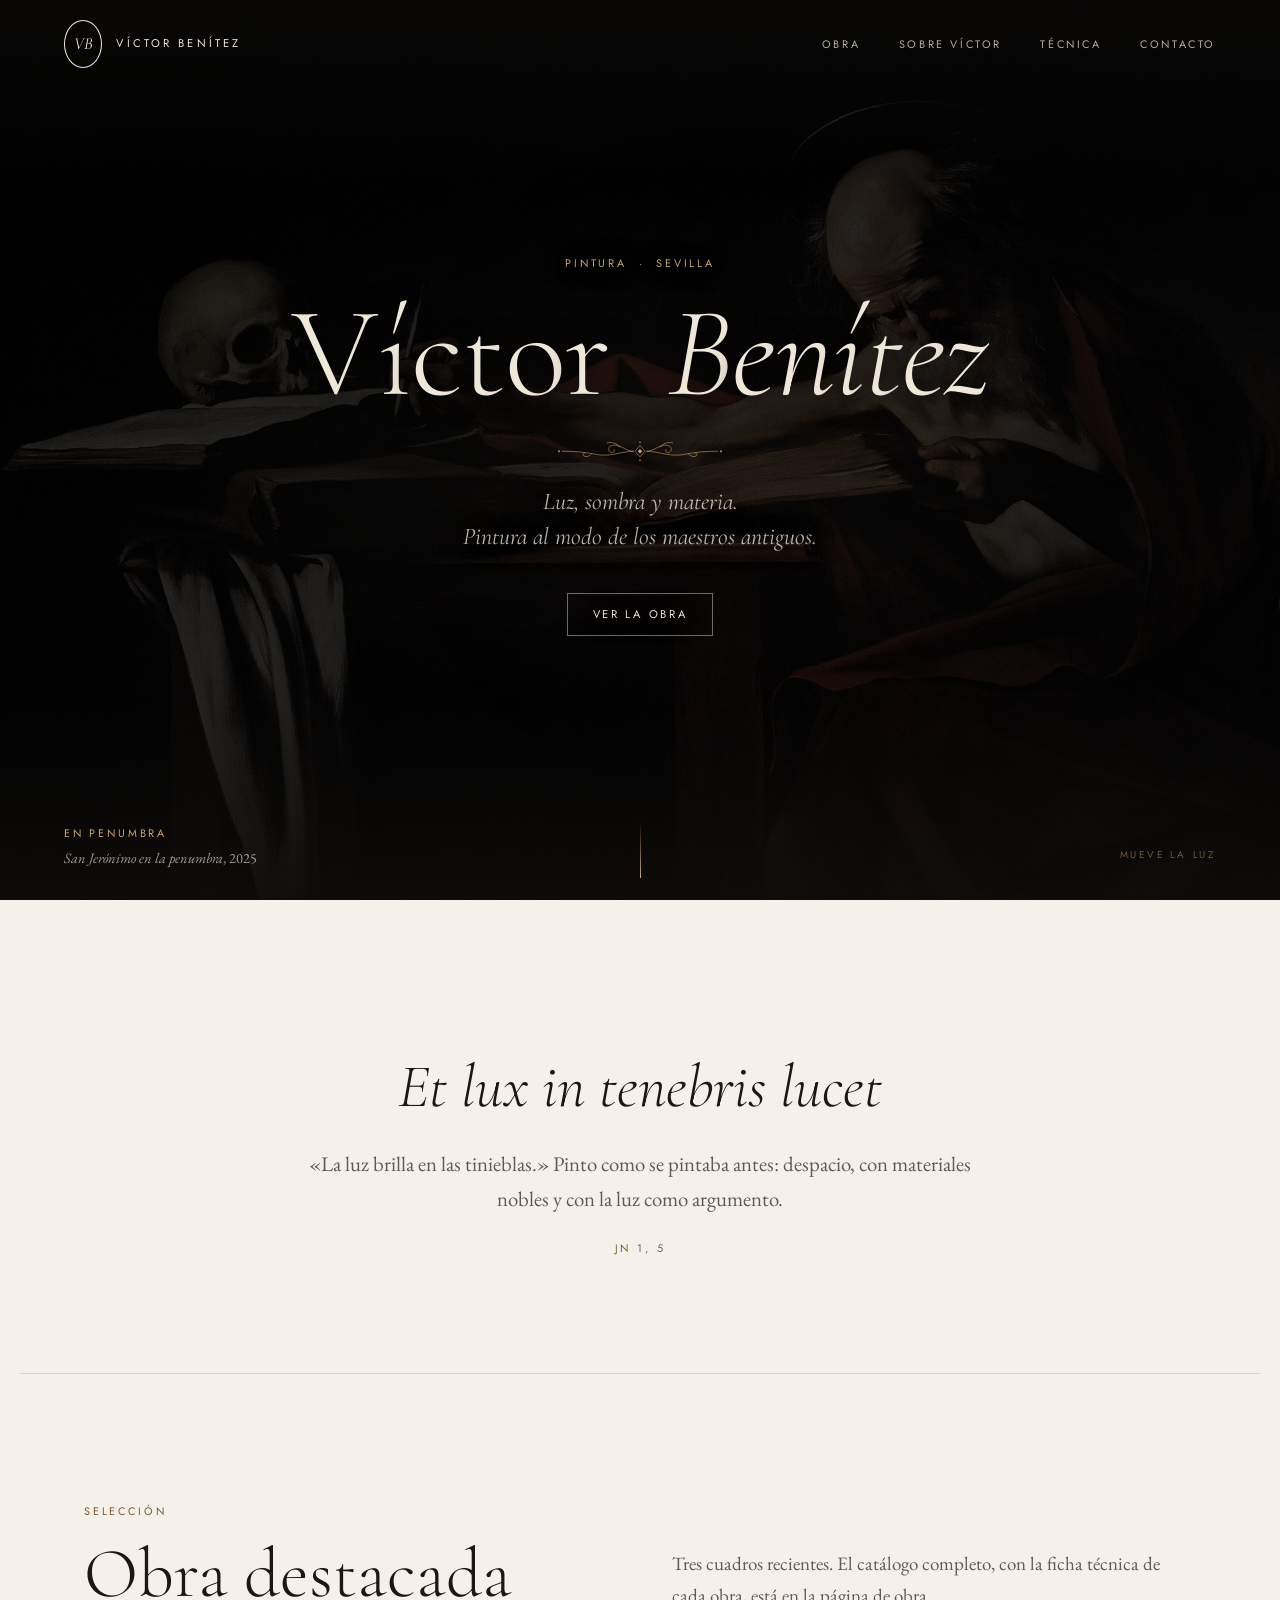
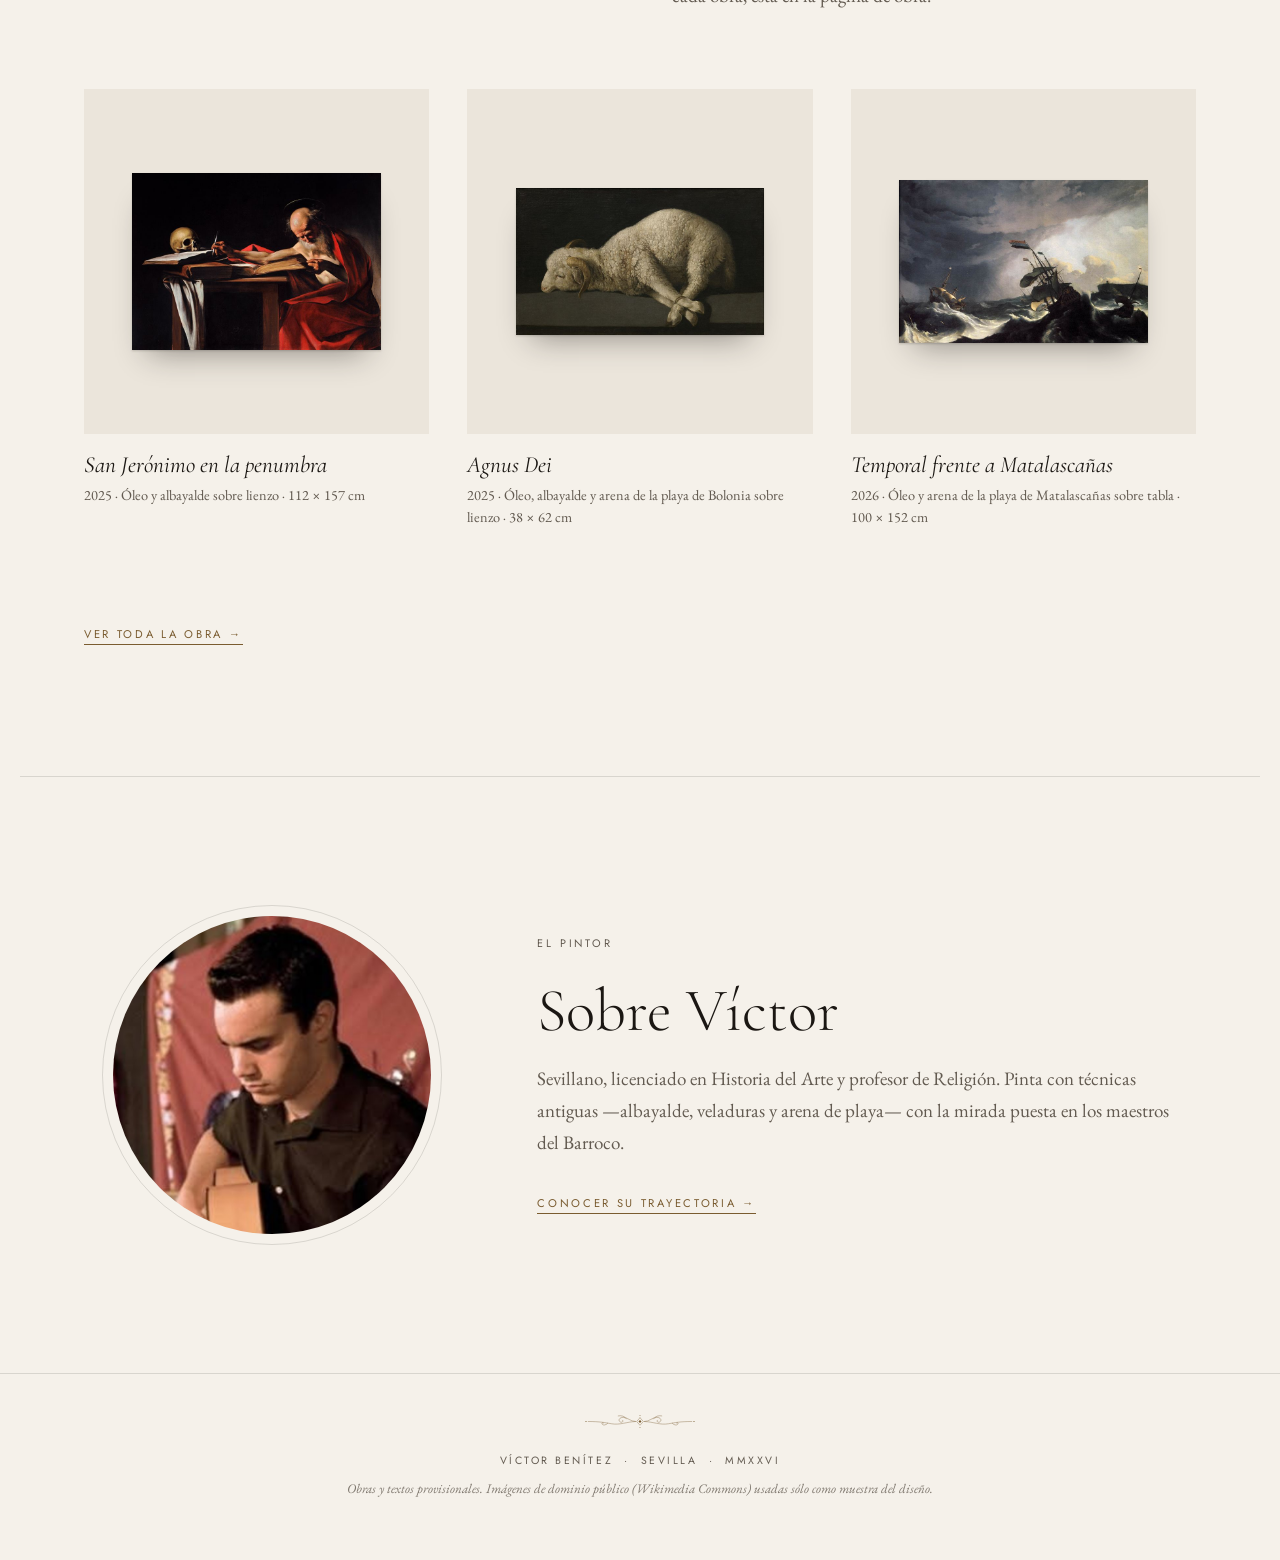
<file: index.html>
<!doctype html>
<html lang="es">
<head>
  <meta charset="utf-8">
  <meta name="viewport" content="width=device-width, initial-scale=1">
  <title>Víctor Benítez · Pintor</title>
  <meta name="description" content="Víctor Benítez, pintor sevillano. Pintura de raíz barroca con técnicas antiguas: albayalde, veladuras y arena de playa.">
  <meta name="theme-color" content="#0f0d0b">
  <meta property="og:title" content="Víctor Benítez · Pintor">
  <meta property="og:description" content="Luz, sombra y materia. Pintura al modo de los maestros antiguos.">
  <meta property="og:image" content="img/hero.jpg">
  <link rel="icon" href="img/favicon.svg" type="image/svg+xml">
  <link rel="preload" href="img/hero.jpg" as="image">
  <link rel="preconnect" href="https://fonts.googleapis.com">
  <link rel="preconnect" href="https://fonts.gstatic.com" crossorigin>
  <link href="https://fonts.googleapis.com/css2?family=Cormorant+Garamond:ital,wght@0,300;0,400;1,300;1,400&family=EB+Garamond:ital,wght@0,400;1,400&family=Jost:wght@400&display=swap" rel="stylesheet">
  <link rel="stylesheet" href="css/styles.css">
</head>
<body class="page-home">
  <div class="telon" aria-hidden="true"></div>

  <header class="nav nav--oscura" data-nav>
    <a class="nav__brand" href="index.html" aria-label="Víctor Benítez, inicio">
      <span class="monogram" aria-hidden="true">VB</span>
      <span class="nav__name">Víctor Benítez</span>
    </a>
    <button class="nav__toggle" type="button" aria-expanded="false" aria-controls="menu" data-nav-toggle>
      <span class="sr-only">Abrir menú</span>
      <span></span><span></span>
    </button>
    <nav class="nav__links" id="menu" aria-label="Principal">
      <a href="obra.html">Obra</a>
      <a href="sobre.html">Sobre Víctor</a>
      <a href="tecnica.html">Técnica</a>
      <a href="contacto.html">Contacto</a>
    </nav>
  </header>

  <main>
    <!-- ============ PORTADA ============ -->
    <section class="hero" data-hero>
      <div class="hero__bg" style="background-image:url('img/hero.jpg')" aria-hidden="true"></div>
      <div class="hero__lit" style="background-image:url('img/hero.jpg')" aria-hidden="true"></div>
      <canvas class="hero__dust" aria-hidden="true"></canvas>
      <div class="hero__veil" aria-hidden="true"></div>

      <div class="hero__content">
        <p class="eyebrow hero__eyebrow">Pintura &nbsp;·&nbsp; Sevilla</p>
        <h1 class="hero__title" data-split>Víctor Benítez</h1>
        <span class="ornament hero__ornament" aria-hidden="true"></span>
        <p class="hero__lead">Luz, sombra y materia.<br>Pintura al modo de los maestros antiguos.</p>
        <a class="btn btn--claro hero__cta" href="obra.html">Ver la obra</a>
      </div>

      <a class="hero__caption" href="cuadro.html?id=san-jeronimo-en-la-penumbra">
        <span class="eyebrow">En penumbra</span>
        <span><em>San Jerónimo en la penumbra</em>, 2025</span>
      </a>
      <p class="hero__hint" aria-hidden="true">Mueve la luz</p>
      <a class="hero__scroll" href="#declaracion" aria-label="Bajar"><span></span></a>
    </section>

    <!-- ============ DECLARACIÓN ============ -->
    <section class="declaracion" id="declaracion">
      <p class="declaracion__latin" data-reveal>Et lux in tenebris lucet</p>
      <p class="declaracion__texto" data-reveal style="--d:.15s">
        «La luz brilla en las tinieblas.» Pinto como se pintaba antes: despacio,
        con materiales nobles y con la luz como argumento.
      </p>
      <p class="eyebrow" data-reveal style="--d:.3s">Jn 1, 5</p>
    </section>

    <!-- ============ OBRA DESTACADA ============ -->
    <section class="section">
      <header class="section__head" data-reveal>
        <p class="section__num">Selección</p>
        <h2 class="section__title">Obra destacada</h2>
        <p class="section__intro">Tres cuadros recientes. El catálogo completo, con la ficha técnica de cada obra, está en la página de obra.</p>
      </header>
      <div class="galeria" data-destacadas></div>
      <p class="section__pie" data-reveal><a class="enlace" href="obra.html">Ver toda la obra →</a></p>
    </section>

    <!-- ============ SOBRE VÍCTOR (resumen) ============ -->
    <section class="section presentacion">
      <figure class="sobre__retrato" data-reveal>
        <div class="marco-circulo">
          <img src="img/victor.jpg" alt="Víctor Benítez" width="700" height="700" loading="lazy">
        </div>
      </figure>
      <div data-reveal style="--d:.1s">
        <p class="section__num">El pintor</p>
        <h2>Sobre Víctor</h2>
        <p>Sevillano, licenciado en Historia del Arte y profesor de Religión. Pinta con técnicas antiguas —albayalde, veladuras y arena de playa— con la mirada puesta en los maestros del Barroco.</p>
        <a class="enlace" href="sobre.html">Conocer su trayectoria →</a>
      </div>
    </section>
  </main>

  <footer class="footer">
    <span class="ornament" aria-hidden="true"></span>
    <p>Víctor Benítez &nbsp;·&nbsp; Sevilla &nbsp;·&nbsp; <span data-year>MMXXVI</span></p>
    <p class="footer__nota">Obras y textos provisionales. Imágenes de dominio público (Wikimedia Commons) usadas sólo como muestra del diseño.</p>
  </footer>

  <script src="js/obras.js"></script>
  <script src="js/main.js"></script>
</body>
</html>
</file>
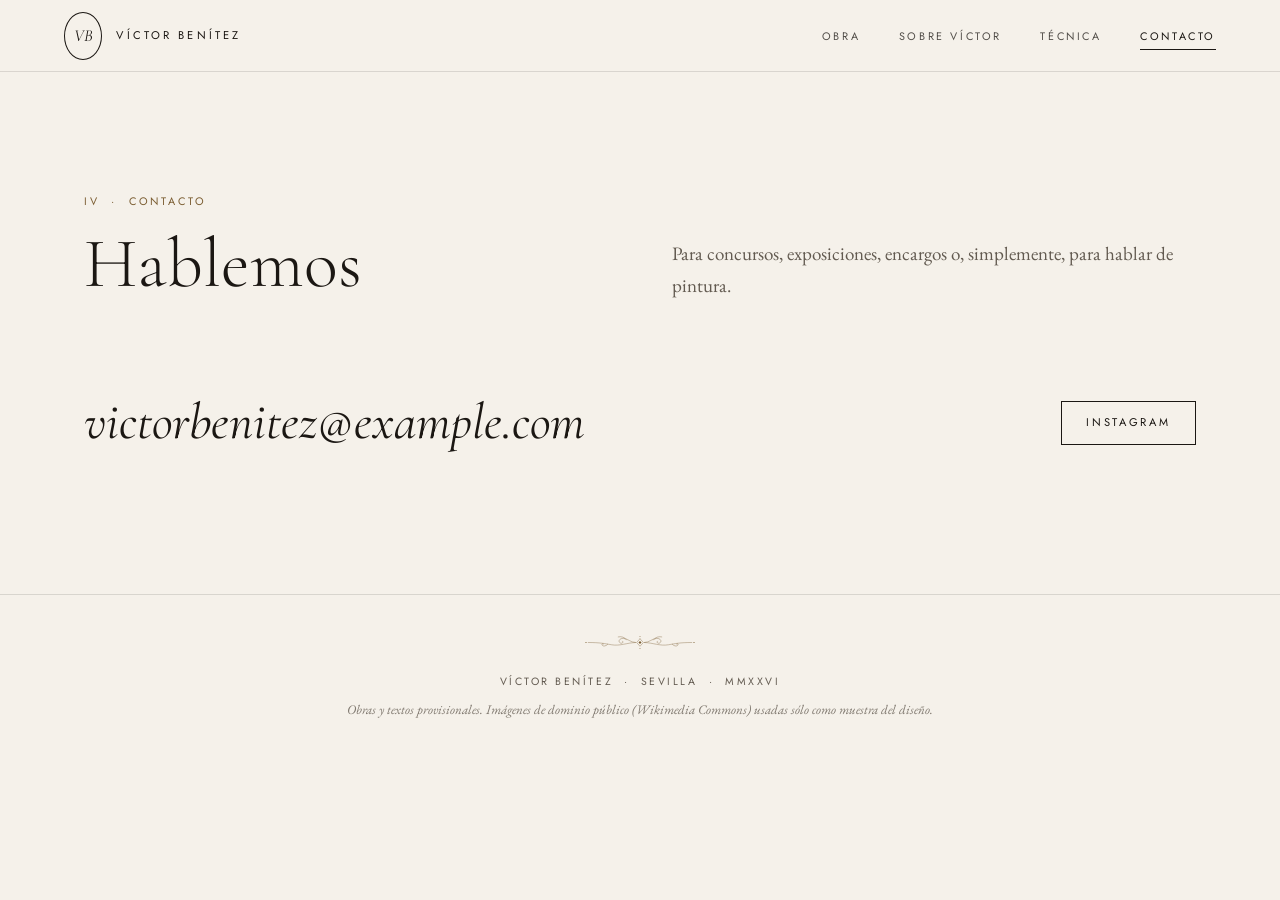
<file: contacto.html>
<!doctype html>
<html lang="es">
<head>
  <meta charset="utf-8">
  <meta name="viewport" content="width=device-width, initial-scale=1">
  <title>Contacto · Víctor Benítez</title>
  <meta name="description" content="Contacto con Víctor Benítez para concursos, exposiciones y encargos.">
  <meta name="theme-color" content="#f5f1ea">
  <link rel="icon" href="img/favicon.svg" type="image/svg+xml">
  <link rel="preconnect" href="https://fonts.googleapis.com">
  <link rel="preconnect" href="https://fonts.gstatic.com" crossorigin>
  <link href="https://fonts.googleapis.com/css2?family=Cormorant+Garamond:ital,wght@0,300;0,400;1,300;1,400&family=EB+Garamond:ital,wght@0,400;1,400&family=Jost:wght@400&display=swap" rel="stylesheet">
  <link rel="stylesheet" href="css/styles.css">
</head>
<body class="page-interior">
  <div class="telon" aria-hidden="true"></div>

  <header class="nav is-solid" data-nav>
    <a class="nav__brand" href="index.html" aria-label="Víctor Benítez, inicio">
      <span class="monogram" aria-hidden="true">VB</span>
      <span class="nav__name">Víctor Benítez</span>
    </a>
    <button class="nav__toggle" type="button" aria-expanded="false" aria-controls="menu" data-nav-toggle>
      <span class="sr-only">Abrir menú</span>
      <span></span><span></span>
    </button>
    <nav class="nav__links" id="menu" aria-label="Principal">
      <a href="obra.html">Obra</a>
      <a href="sobre.html">Sobre Víctor</a>
      <a href="tecnica.html">Técnica</a>
      <a href="contacto.html" class="is-active" aria-current="page">Contacto</a>
    </nav>
  </header>

  <main>
    <!-- ============ CONTACTO ============ -->
    <section class="section contacto" id="contacto">
      <header class="section__head" data-reveal>
        <p class="section__num">IV &nbsp;·&nbsp; Contacto</p>
        <h1 class="section__title">Hablemos</h1>
        <p class="section__intro">Para concursos, exposiciones, encargos o, simplemente, para hablar de pintura.</p>
      </header>
      <div class="contacto__links" data-reveal style="--d:.15s">
        <a class="contacto__mail" href="mailto:victorbenitez@example.com">victorbenitez@example.com</a>
        <a class="btn" href="#" rel="noopener">Instagram</a>
      </div>
    </section>
  </main>

  <footer class="footer">
    <span class="ornament" aria-hidden="true"></span>
    <p>Víctor Benítez &nbsp;·&nbsp; Sevilla &nbsp;·&nbsp; <span data-year>MMXXVI</span></p>
    <p class="footer__nota">Obras y textos provisionales. Imágenes de dominio público (Wikimedia Commons) usadas sólo como muestra del diseño.</p>
  </footer>

  <script src="js/obras.js"></script>
  <script src="js/main.js"></script>
</body>
</html>
</file>
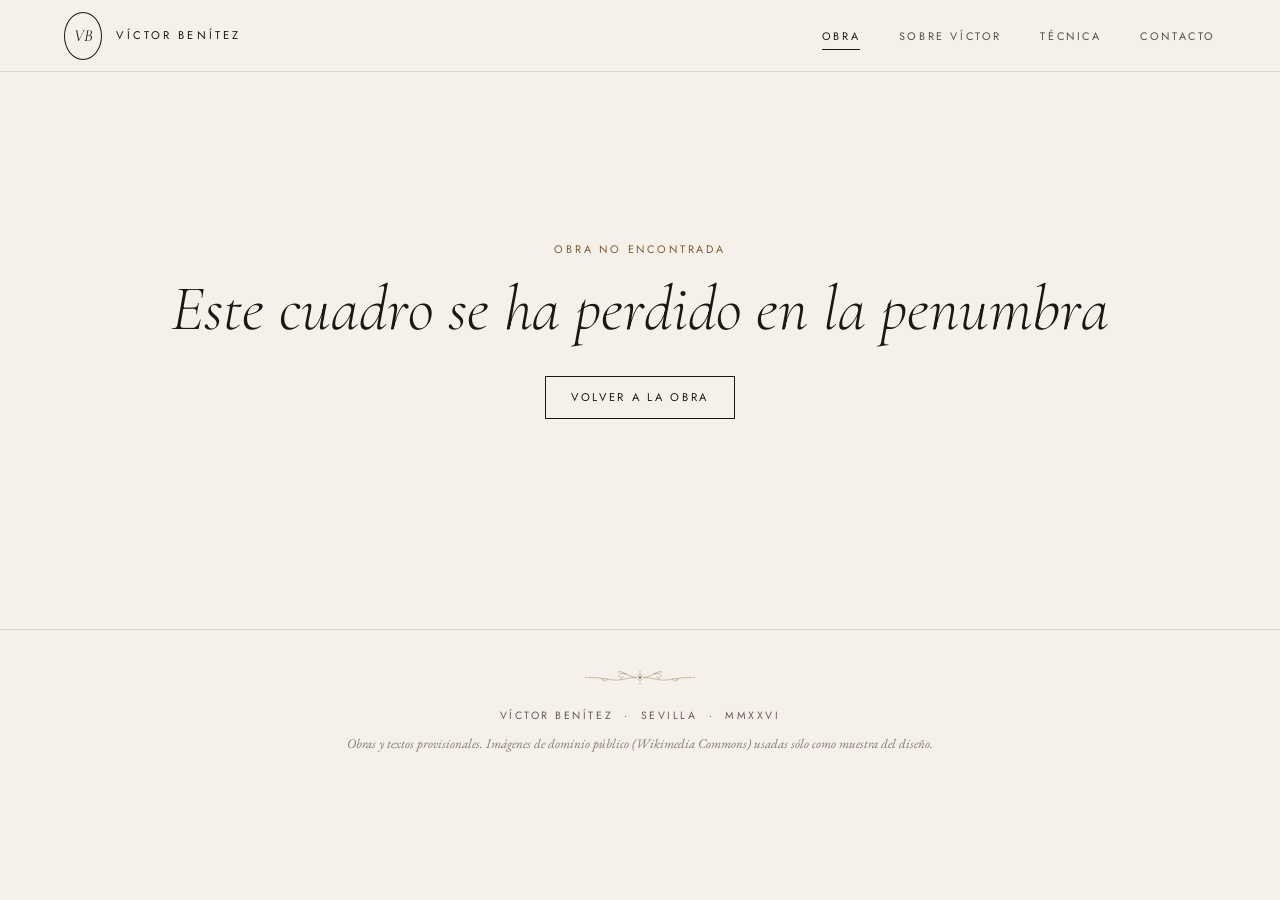
<file: cuadro.html>
<!doctype html>
<html lang="es">
<head>
  <meta charset="utf-8">
  <meta name="viewport" content="width=device-width, initial-scale=1">
  <title>Obra · Víctor Benítez</title>
  <meta name="description" content="Obra de Víctor Benítez, pintor sevillano.">
  <meta name="theme-color" content="#f5f1ea">
  <link rel="icon" href="img/favicon.svg" type="image/svg+xml">
  <link rel="preconnect" href="https://fonts.googleapis.com">
  <link rel="preconnect" href="https://fonts.gstatic.com" crossorigin>
  <link href="https://fonts.googleapis.com/css2?family=Cormorant+Garamond:ital,wght@0,300;0,400;1,300;1,400&family=EB+Garamond:ital,wght@0,400;1,400&family=Jost:wght@400&display=swap" rel="stylesheet">
  <link rel="stylesheet" href="css/styles.css">
</head>
<body class="page-cuadro">
  <div class="telon" aria-hidden="true"></div>

  <header class="nav is-solid" data-nav>
    <a class="nav__brand" href="index.html" aria-label="Víctor Benítez, inicio">
      <span class="monogram" aria-hidden="true">VB</span>
      <span class="nav__name">Víctor Benítez</span>
    </a>
    <button class="nav__toggle" type="button" aria-expanded="false" aria-controls="menu" data-nav-toggle>
      <span class="sr-only">Abrir menú</span>
      <span></span><span></span>
    </button>
    <nav class="nav__links" id="menu" aria-label="Principal">
      <a href="obra.html" class="is-active" aria-current="page">Obra</a>
      <a href="sobre.html">Sobre Víctor</a>
      <a href="tecnica.html">Técnica</a>
      <a href="contacto.html">Contacto</a>
    </nav>
  </header>

  <main class="ficha-obra" data-obra>
    <div class="ficha-obra__visual">
      <figure class="ficha-obra__pared" data-marco>
        <button class="ficha-obra__ampliar" type="button" data-ampliar aria-label="Ver la obra a pantalla completa">
          <img data-imagen alt="">
          <span class="lupa" aria-hidden="true" data-lupa></span>
        </button>
      </figure>
      <p class="ficha-obra__pista eyebrow">Pulsa para ampliar</p>
    </div>

    <article class="ficha-obra__texto">
      <a class="volver" href="obra.html">← Volver al catálogo</a>
      <p class="eyebrow" data-cat></p>
      <h1 class="ficha-obra__titulo" data-titulo></h1>
      <dl class="ficha" data-ficha></dl>
      <p class="eyebrow ficha-obra__subtitulo">Sobre la obra</p>
      <div class="prosa" data-prosa></div>
      <p class="cita" data-cita></p>
      <p class="credito" data-credito></p>
    </article>
  </main>

  <nav class="paginacion" aria-label="Otras obras" data-paginacion></nav>


  <footer class="footer">
    <span class="ornament" aria-hidden="true"></span>
    <p>Víctor Benítez &nbsp;·&nbsp; Sevilla &nbsp;·&nbsp; <span data-year>MMXXVI</span></p>
    <p class="footer__nota">Obras y textos provisionales. Imágenes de dominio público (Wikimedia Commons) usadas sólo como muestra del diseño.</p>
  </footer>

  <div class="visor" data-visor hidden>
    <button class="visor__cerrar" type="button" data-visor-cerrar aria-label="Cerrar">×</button>
    <div class="visor__lienzo" data-visor-lienzo>
      <img alt="" data-visor-img>
    </div>
    <p class="visor__pista eyebrow">Pulsa para acercar · Esc para salir</p>
  </div>

  <script src="js/obras.js"></script>
  <script src="js/main.js"></script>
  <script src="js/cuadro.js"></script>
</body>
</html>
</file>
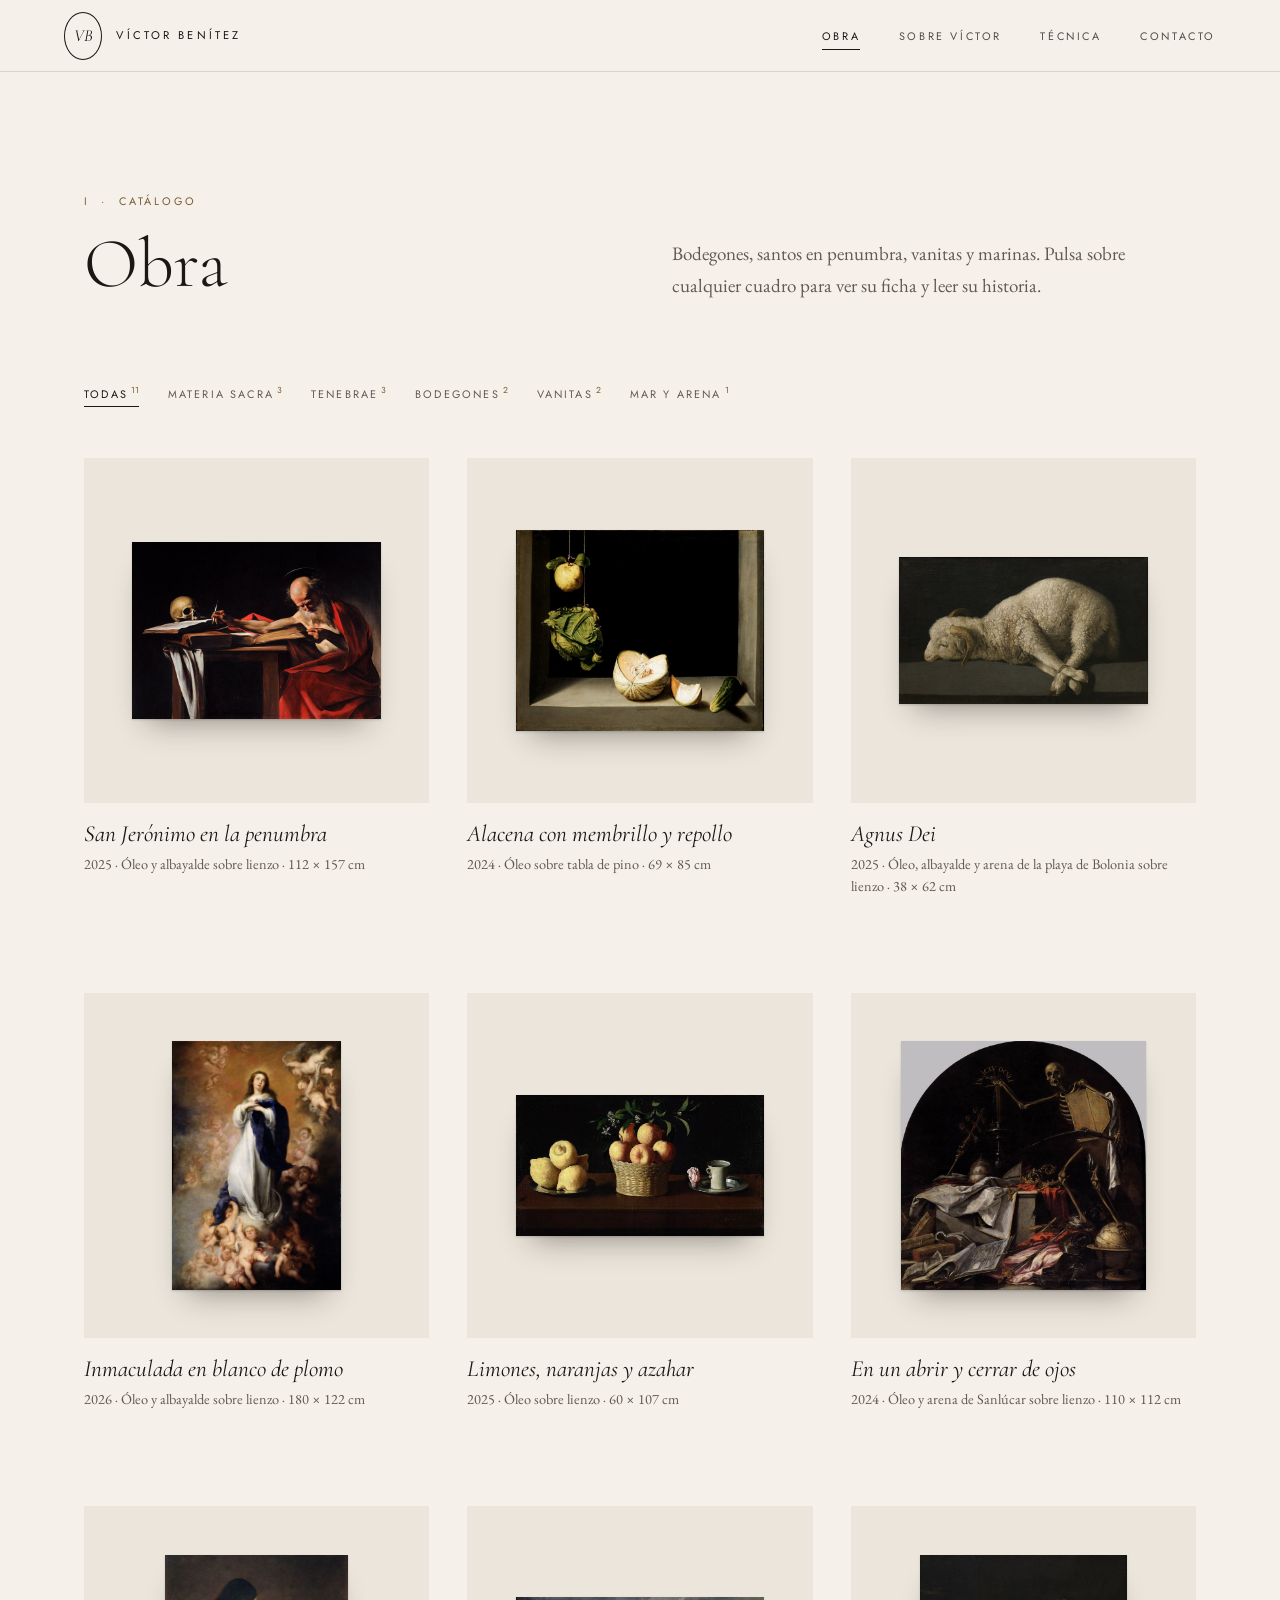
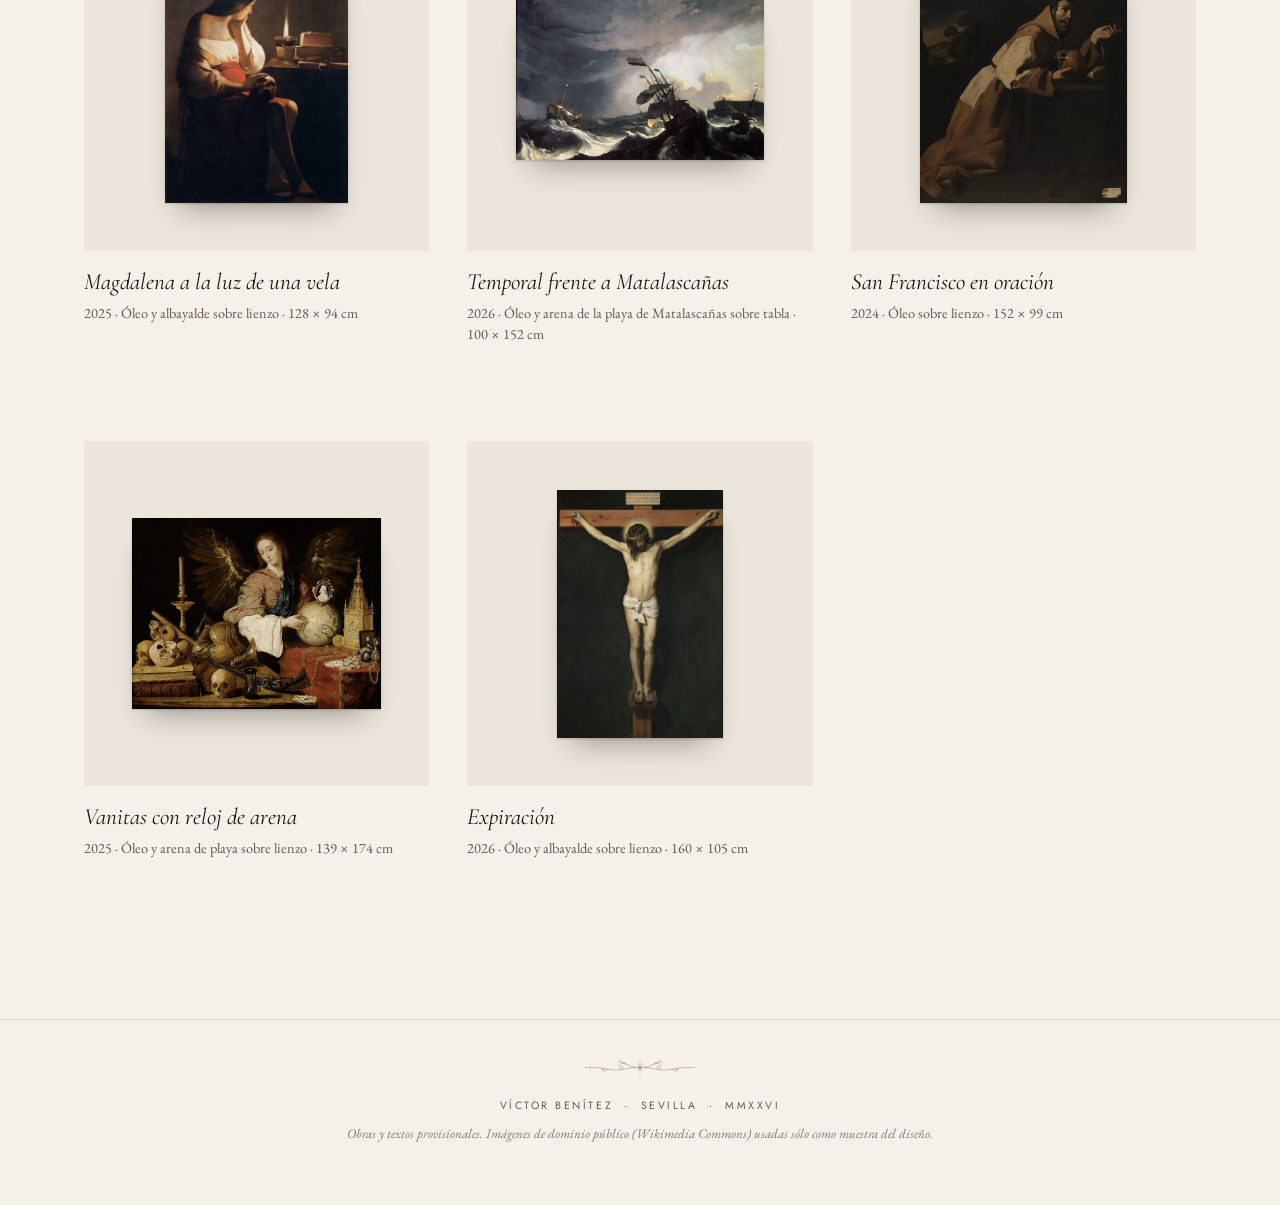
<file: obra.html>
<!doctype html>
<html lang="es">
<head>
  <meta charset="utf-8">
  <meta name="viewport" content="width=device-width, initial-scale=1">
  <title>Obra · Víctor Benítez</title>
  <meta name="description" content="Catálogo de la obra de Víctor Benítez: bodegones, santos en penumbra, vanitas y marinas.">
  <meta name="theme-color" content="#f5f1ea">
  <link rel="icon" href="img/favicon.svg" type="image/svg+xml">
  <link rel="preconnect" href="https://fonts.googleapis.com">
  <link rel="preconnect" href="https://fonts.gstatic.com" crossorigin>
  <link href="https://fonts.googleapis.com/css2?family=Cormorant+Garamond:ital,wght@0,300;0,400;1,300;1,400&family=EB+Garamond:ital,wght@0,400;1,400&family=Jost:wght@400&display=swap" rel="stylesheet">
  <link rel="stylesheet" href="css/styles.css">
</head>
<body class="page-interior">
  <div class="telon" aria-hidden="true"></div>

  <header class="nav is-solid" data-nav>
    <a class="nav__brand" href="index.html" aria-label="Víctor Benítez, inicio">
      <span class="monogram" aria-hidden="true">VB</span>
      <span class="nav__name">Víctor Benítez</span>
    </a>
    <button class="nav__toggle" type="button" aria-expanded="false" aria-controls="menu" data-nav-toggle>
      <span class="sr-only">Abrir menú</span>
      <span></span><span></span>
    </button>
    <nav class="nav__links" id="menu" aria-label="Principal">
      <a href="obra.html" class="is-active" aria-current="page">Obra</a>
      <a href="sobre.html">Sobre Víctor</a>
      <a href="tecnica.html">Técnica</a>
      <a href="contacto.html">Contacto</a>
    </nav>
  </header>

  <main>
    <!-- ============ OBRA ============ -->
    <section class="section obra" id="obra">
      <header class="section__head" data-reveal>
        <p class="section__num">I &nbsp;·&nbsp; Catálogo</p>
        <h1 class="section__title">Obra</h1>
        <p class="section__intro">Bodegones, santos en penumbra, vanitas y marinas. Pulsa sobre cualquier cuadro para ver su ficha y leer su historia.</p>
      </header>

      <div class="filtros" role="group" aria-label="Filtrar por serie" data-filtros></div>
      <div class="galeria" data-galeria aria-live="polite"></div>
    </section>

  </main>

  <footer class="footer">
    <span class="ornament" aria-hidden="true"></span>
    <p>Víctor Benítez &nbsp;·&nbsp; Sevilla &nbsp;·&nbsp; <span data-year>MMXXVI</span></p>
    <p class="footer__nota">Obras y textos provisionales. Imágenes de dominio público (Wikimedia Commons) usadas sólo como muestra del diseño.</p>
  </footer>

  <script src="js/obras.js"></script>
  <script src="js/main.js"></script>
</body>
</html>
</file>
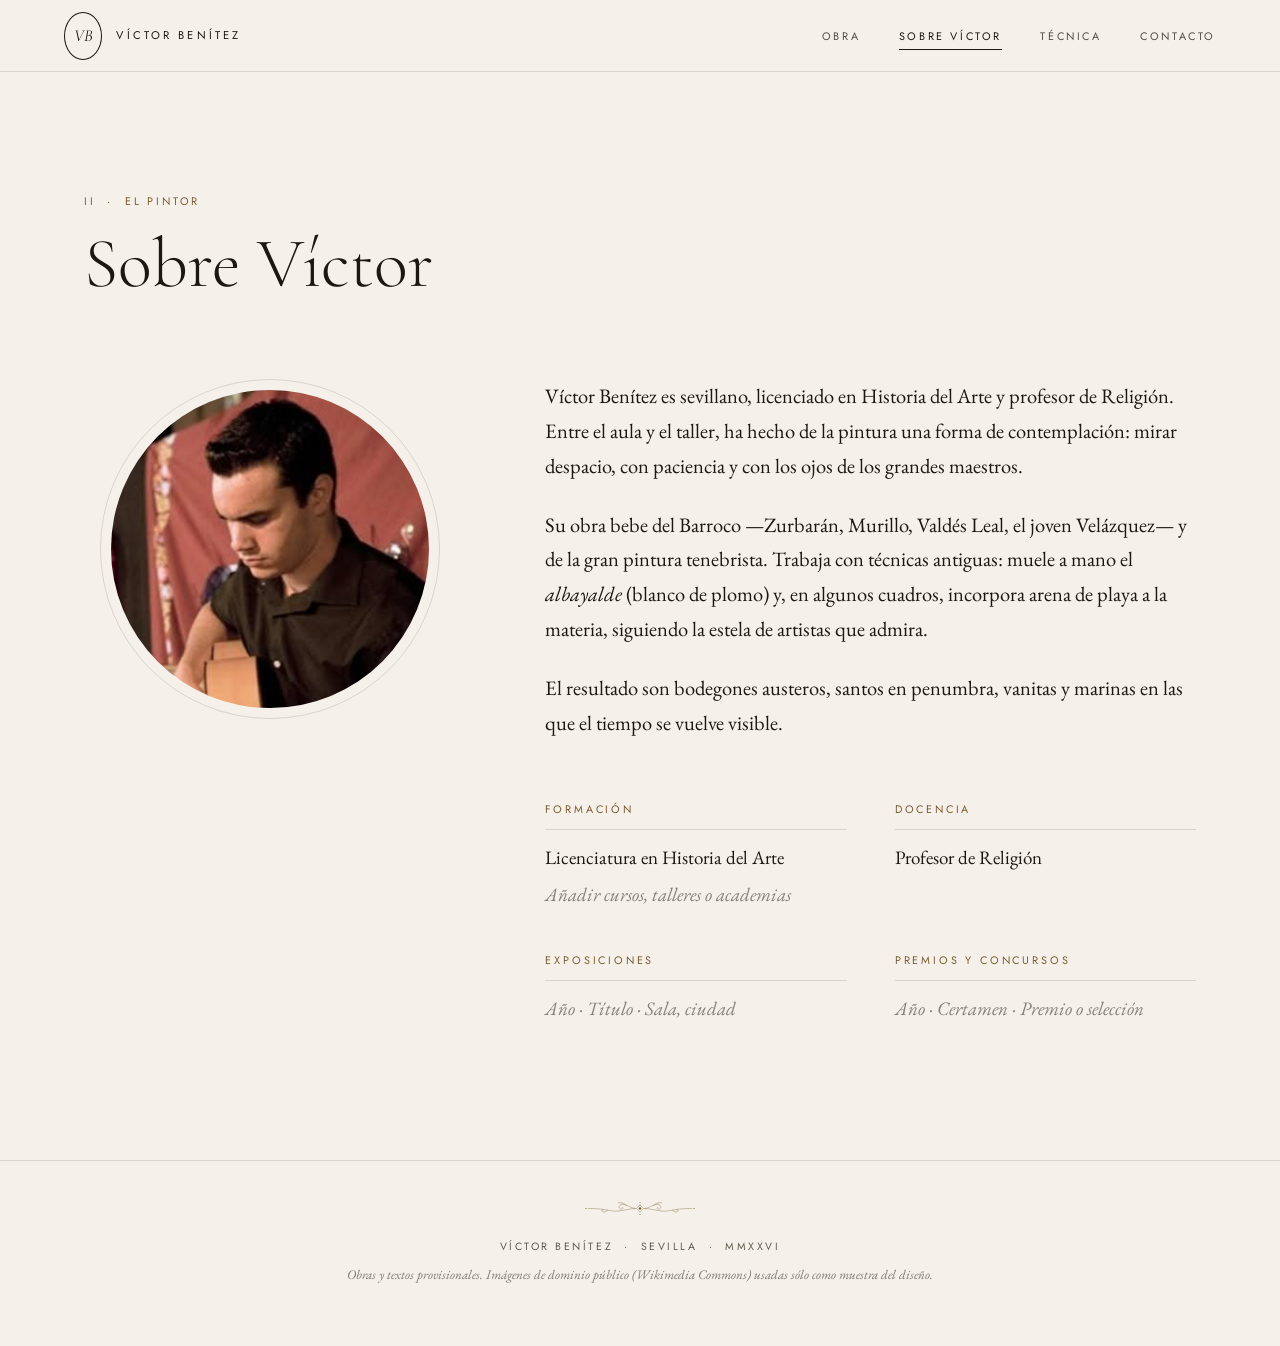
<file: sobre.html>
<!doctype html>
<html lang="es">
<head>
  <meta charset="utf-8">
  <meta name="viewport" content="width=device-width, initial-scale=1">
  <title>Sobre Víctor · Víctor Benítez</title>
  <meta name="description" content="Víctor Benítez: pintor sevillano, licenciado en Historia del Arte y profesor de Religión.">
  <meta name="theme-color" content="#f5f1ea">
  <link rel="icon" href="img/favicon.svg" type="image/svg+xml">
  <link rel="preconnect" href="https://fonts.googleapis.com">
  <link rel="preconnect" href="https://fonts.gstatic.com" crossorigin>
  <link href="https://fonts.googleapis.com/css2?family=Cormorant+Garamond:ital,wght@0,300;0,400;1,300;1,400&family=EB+Garamond:ital,wght@0,400;1,400&family=Jost:wght@400&display=swap" rel="stylesheet">
  <link rel="stylesheet" href="css/styles.css">
</head>
<body class="page-interior">
  <div class="telon" aria-hidden="true"></div>

  <header class="nav is-solid" data-nav>
    <a class="nav__brand" href="index.html" aria-label="Víctor Benítez, inicio">
      <span class="monogram" aria-hidden="true">VB</span>
      <span class="nav__name">Víctor Benítez</span>
    </a>
    <button class="nav__toggle" type="button" aria-expanded="false" aria-controls="menu" data-nav-toggle>
      <span class="sr-only">Abrir menú</span>
      <span></span><span></span>
    </button>
    <nav class="nav__links" id="menu" aria-label="Principal">
      <a href="obra.html">Obra</a>
      <a href="sobre.html" class="is-active" aria-current="page">Sobre Víctor</a>
      <a href="tecnica.html">Técnica</a>
      <a href="contacto.html">Contacto</a>
    </nav>
  </header>

  <main>
    <!-- ============ SOBRE VÍCTOR ============ -->
    <section class="section sobre" id="sobre">
      <header class="section__head" data-reveal>
        <p class="section__num">II &nbsp;·&nbsp; El pintor</p>
        <h1 class="section__title">Sobre Víctor</h1>
      </header>

      <div class="sobre__grid">
        <figure class="sobre__retrato" data-reveal>
          <div class="marco-circulo">
            <img src="img/victor.jpg" alt="Víctor Benítez" width="700" height="700">
          </div>
        </figure>

        <div class="sobre__texto">
          <div class="prosa" data-reveal style="--d:.1s">
            <p>Víctor Benítez es sevillano, licenciado en Historia del Arte y profesor de Religión. Entre el aula y el taller, ha hecho de la pintura una forma de contemplación: mirar despacio, con paciencia y con los ojos de los grandes maestros.</p>
            <p>Su obra bebe del Barroco —Zurbarán, Murillo, Valdés Leal, el joven Velázquez— y de la gran pintura tenebrista. Trabaja con técnicas antiguas: muele a mano el <em>albayalde</em> (blanco de plomo) y, en algunos cuadros, incorpora arena de playa a la materia, siguiendo la estela de artistas que admira.</p>
            <p>El resultado son bodegones austeros, santos en penumbra, vanitas y marinas en las que el tiempo se vuelve visible.</p>
          </div>

          <div class="trayectoria" data-reveal style="--d:.2s">
            <div>
              <h3>Formación</h3>
              <ul>
                <li>Licenciatura en Historia del Arte</li>
                <li class="pendiente">Añadir cursos, talleres o academias</li>
              </ul>
            </div>
            <div>
              <h3>Docencia</h3>
              <ul>
                <li>Profesor de Religión</li>
              </ul>
            </div>
            <div>
              <h3>Exposiciones</h3>
              <ul>
                <li class="pendiente">Año · Título · Sala, ciudad</li>
              </ul>
            </div>
            <div>
              <h3>Premios y concursos</h3>
              <ul>
                <li class="pendiente">Año · Certamen · Premio o selección</li>
              </ul>
            </div>
          </div>
        </div>
      </div>
    </section>

  </main>

  <footer class="footer">
    <span class="ornament" aria-hidden="true"></span>
    <p>Víctor Benítez &nbsp;·&nbsp; Sevilla &nbsp;·&nbsp; <span data-year>MMXXVI</span></p>
    <p class="footer__nota">Obras y textos provisionales. Imágenes de dominio público (Wikimedia Commons) usadas sólo como muestra del diseño.</p>
  </footer>

  <script src="js/obras.js"></script>
  <script src="js/main.js"></script>
</body>
</html>
</file>
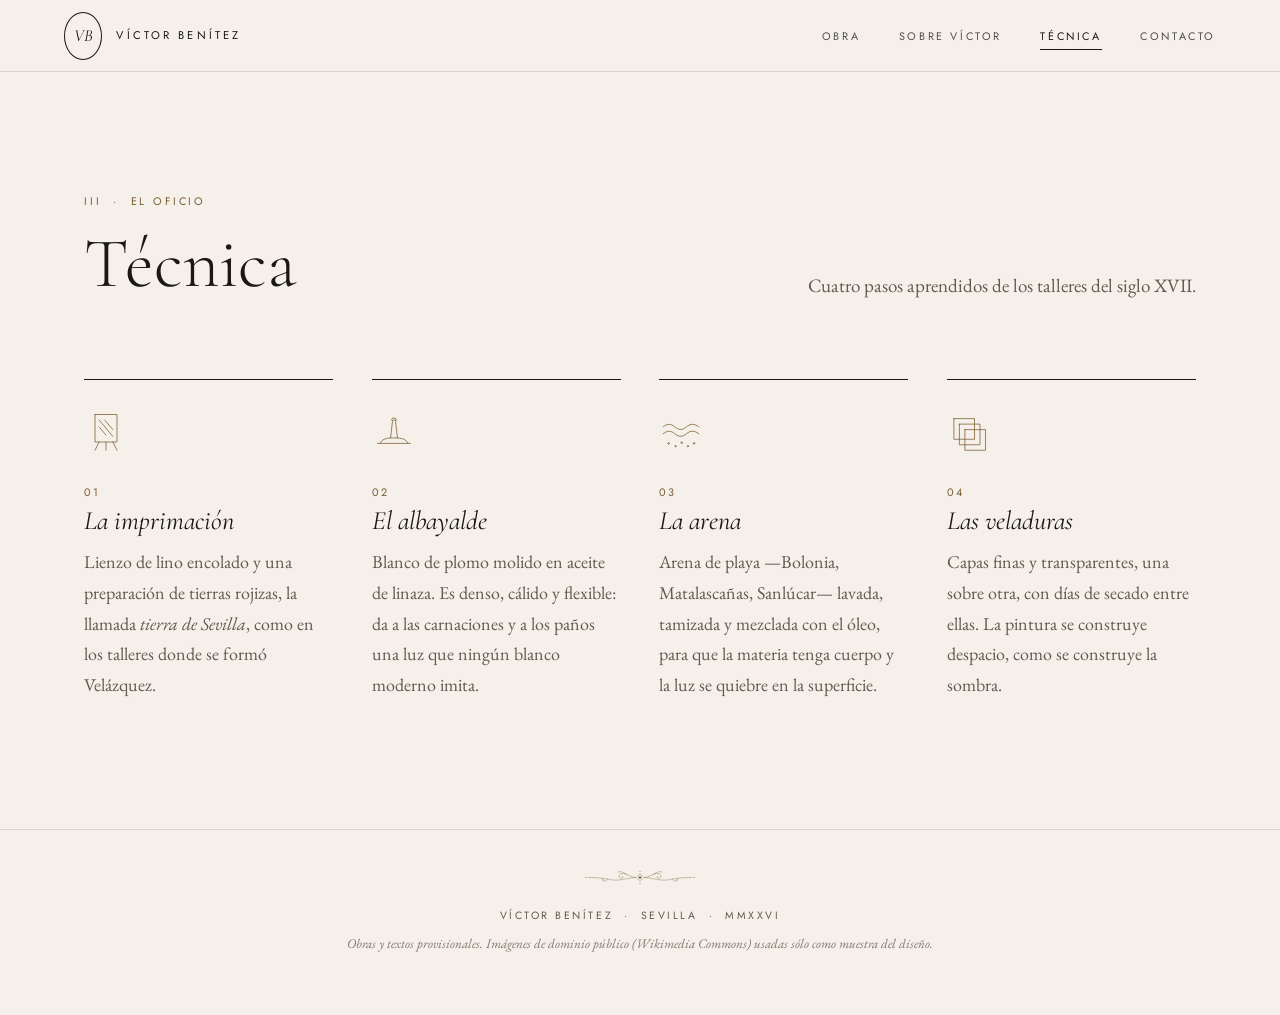
<file: tecnica.html>
<!doctype html>
<html lang="es">
<head>
  <meta charset="utf-8">
  <meta name="viewport" content="width=device-width, initial-scale=1">
  <title>Técnica · Víctor Benítez</title>
  <meta name="description" content="La técnica de Víctor Benítez: imprimación, albayalde, arena de playa y veladuras, como en los talleres del siglo XVII.">
  <meta name="theme-color" content="#f5f1ea">
  <link rel="icon" href="img/favicon.svg" type="image/svg+xml">
  <link rel="preconnect" href="https://fonts.googleapis.com">
  <link rel="preconnect" href="https://fonts.gstatic.com" crossorigin>
  <link href="https://fonts.googleapis.com/css2?family=Cormorant+Garamond:ital,wght@0,300;0,400;1,300;1,400&family=EB+Garamond:ital,wght@0,400;1,400&family=Jost:wght@400&display=swap" rel="stylesheet">
  <link rel="stylesheet" href="css/styles.css">
</head>
<body class="page-interior">
  <div class="telon" aria-hidden="true"></div>

  <header class="nav is-solid" data-nav>
    <a class="nav__brand" href="index.html" aria-label="Víctor Benítez, inicio">
      <span class="monogram" aria-hidden="true">VB</span>
      <span class="nav__name">Víctor Benítez</span>
    </a>
    <button class="nav__toggle" type="button" aria-expanded="false" aria-controls="menu" data-nav-toggle>
      <span class="sr-only">Abrir menú</span>
      <span></span><span></span>
    </button>
    <nav class="nav__links" id="menu" aria-label="Principal">
      <a href="obra.html">Obra</a>
      <a href="sobre.html">Sobre Víctor</a>
      <a href="tecnica.html" class="is-active" aria-current="page">Técnica</a>
      <a href="contacto.html">Contacto</a>
    </nav>
  </header>

  <main>
    <!-- ============ TÉCNICA ============ -->
    <section class="section oficio" id="oficio">
      <header class="section__head" data-reveal>
        <p class="section__num">III &nbsp;·&nbsp; El oficio</p>
        <h1 class="section__title">Técnica</h1>
        <p class="section__intro">Cuatro pasos aprendidos de los talleres del siglo XVII.</p>
      </header>

      <ol class="pasos">
        <li class="paso" data-reveal>
          <svg class="paso__icon" viewBox="0 0 64 64" aria-hidden="true">
            <path d="M16 8h32v40H16z"/><path d="M22 48l-6 12M42 48l6 12M32 48v12"/><path d="M22 16l20 24M30 16l12 14M22 26l10 12"/>
          </svg>
          <p class="paso__num">01</p>
          <h3>La imprimación</h3>
          <p>Lienzo de lino encolado y una preparación de tierras rojizas, la llamada <em>tierra de Sevilla</em>, como en los talleres donde se formó Velázquez.</p>
        </li>
        <li class="paso" data-reveal style="--d:.12s">
          <svg class="paso__icon" viewBox="0 0 64 64" aria-hidden="true">
            <path d="M8 50h48M12 50c2-6 8-8 20-8s18 2 20 8"/><path d="M27 42l3-26h4l3 26"/><path d="M28 16c0-4 8-4 8 0"/>
          </svg>
          <p class="paso__num">02</p>
          <h3>El albayalde</h3>
          <p>Blanco de plomo molido en aceite de linaza. Es denso, cálido y flexible: da a las carnaciones y a los paños una luz que ningún blanco moderno imita.</p>
        </li>
        <li class="paso" data-reveal style="--d:.24s">
          <svg class="paso__icon" viewBox="0 0 64 64" aria-hidden="true">
            <path d="M6 26c6-5 11-5 17 0s11 5 17 0 11-5 18 0"/><path d="M6 36c6-5 11-5 17 0s11 5 17 0 11-5 18 0"/><circle cx="14" cy="50" r="1.2"/><circle cx="24" cy="54" r="1"/><circle cx="33" cy="49" r="1.2"/><circle cx="42" cy="54" r="1"/><circle cx="51" cy="50" r="1.2"/>
          </svg>
          <p class="paso__num">03</p>
          <h3>La arena</h3>
          <p>Arena de playa —Bolonia, Matalascañas, Sanlúcar— lavada, tamizada y mezclada con el óleo, para que la materia tenga cuerpo y la luz se quiebre en la superficie.</p>
        </li>
        <li class="paso" data-reveal style="--d:.36s">
          <svg class="paso__icon" viewBox="0 0 64 64" aria-hidden="true">
            <path d="M10 14h30v30H10z"/><path d="M18 22h30v30H18z"/><path d="M26 30h30v30H26z"/>
          </svg>
          <p class="paso__num">04</p>
          <h3>Las veladuras</h3>
          <p>Capas finas y transparentes, una sobre otra, con días de secado entre ellas. La pintura se construye despacio, como se construye la sombra.</p>
        </li>
      </ol>
    </section>

  </main>

  <footer class="footer">
    <span class="ornament" aria-hidden="true"></span>
    <p>Víctor Benítez &nbsp;·&nbsp; Sevilla &nbsp;·&nbsp; <span data-year>MMXXVI</span></p>
    <p class="footer__nota">Obras y textos provisionales. Imágenes de dominio público (Wikimedia Commons) usadas sólo como muestra del diseño.</p>
  </footer>

  <script src="js/obras.js"></script>
  <script src="js/main.js"></script>
</body>
</html>
</file>
<file: css/styles.css>
/* ==========================================================================
   Víctor Benítez · Pintor
   Minimalismo de catálogo de museo. El barroco, sólo en los detalles:
   el claroscuro de la portada, la tipografía clásica y un ornamento discreto.
   ========================================================================== */

:root {
  --paper: #f5f1ea;        /* fondo: papel cálido */
  --wall: #ebe5db;         /* "pared" donde se cuelgan las obras */
  --ink: #1b1713;          /* texto */
  --ink-soft: #625a50;     /* texto secundario */
  --line: rgba(27, 23, 19, 0.13);
  --accent: #7a5c30;       /* oro viejo, oscurecido para leerse sobre papel */
  --night: #0f0d0b;        /* portada en penumbra */
  --bone: #efe7d8;
  --gold: #c9a568;

  --f-display: "Cormorant Garamond", "Times New Roman", serif;
  --f-text: "EB Garamond", Georgia, serif;
  --f-label: "Jost", "Helvetica Neue", Arial, sans-serif;

  --gutter: clamp(16px, 5vw, 72px);
  --max: 1240px;
  --ease: cubic-bezier(.22, .61, .36, 1);
  --ease-out: cubic-bezier(.16, 1, .3, 1);
}

*, *::before, *::after { box-sizing: border-box; }

html { scroll-behavior: smooth; -webkit-text-size-adjust: 100%; }

body {
  margin: 0;
  background: var(--paper);
  color: var(--ink);
  font-family: var(--f-text);
  font-size: clamp(17px, .6vw + 14px, 19px);
  line-height: 1.7;
  -webkit-font-smoothing: antialiased;
  text-rendering: optimizeLegibility;
  overflow-x: hidden;
}

img { max-width: 100%; display: block; }
a { color: inherit; }
::selection { background: var(--ink); color: var(--paper); }
:focus-visible { outline: 1px solid var(--accent); outline-offset: 4px; }

.sr-only {
  position: absolute; width: 1px; height: 1px; padding: 0; margin: -1px;
  overflow: hidden; clip: rect(0 0 0 0); white-space: nowrap; border: 0;
}

/* ---------- Tipografía ---------- */

.eyebrow {
  font-family: var(--f-label);
  font-size: .68rem;
  font-weight: 400;
  letter-spacing: .26em;
  text-transform: uppercase;
  color: var(--accent);
  margin: 0;
}

h1, h2, h3 {
  font-family: var(--f-display);
  font-weight: 400;
  line-height: 1.08;
  margin: 0;
}

.prosa p { margin: 0 0 1.15em; }
.prosa p:last-child { margin-bottom: 0; }
.prosa em { font-style: italic; }

.btn {
  display: inline-flex;
  align-items: center;
  gap: .8em;
  padding: 1em 2.2em;
  font-family: var(--f-label);
  font-size: .7rem;
  letter-spacing: .24em;
  text-transform: uppercase;
  text-decoration: none;
  color: var(--ink);
  border: 1px solid currentColor;
  transition: background .4s var(--ease), color .4s var(--ease), border-color .4s;
}
.btn:hover { background: var(--ink); color: var(--paper); border-color: var(--ink); }
.btn--claro { color: var(--bone); border-color: rgba(239, 231, 216, .45); }
.btn--claro:hover { background: var(--bone); color: var(--night); border-color: var(--bone); }

/* ---------- Ornamento (SVG generado en main.js) — sólo en portada y pie ---------- */

.ornament { display: block; width: 200px; margin: 1.4rem auto; color: var(--gold); }
.ornament svg { display: block; width: 100%; height: auto; overflow: visible; }
.ornament path, .ornament circle {
  fill: none;
  stroke: currentColor;
  stroke-width: 1;
  stroke-linecap: round;
  stroke-dasharray: 1;
  stroke-dashoffset: 1;
  transition: stroke-dashoffset 2.4s var(--ease);
}
.ornament .fill { fill: currentColor; stroke: none; opacity: 0; transition: opacity 1s 1.4s; }
.ornament.is-drawn path, .ornament.is-drawn circle { stroke-dashoffset: 0; }
.ornament.is-drawn .fill { opacity: 1; }

/* ---------- Transición entre páginas ---------- */

.telon {
  position: fixed;
  inset: 0;
  z-index: 100;
  background: var(--paper);
  pointer-events: none;
  opacity: 1;
  transition: opacity .8s var(--ease);
}
.page-home .telon { background: var(--night); }
body.is-loaded .telon { opacity: 0; }
body.is-leaving .telon { opacity: 1; transition-duration: .4s; }

/* ---------- Navegación ---------- */

.nav {
  position: fixed;
  inset: 0 0 auto 0;
  z-index: 50;
  display: flex;
  align-items: center;
  justify-content: space-between;
  padding: 20px var(--gutter);
  color: var(--ink);
  transition: padding .5s var(--ease), color .5s var(--ease);
}
/* Fondo en un pseudo-elemento: un backdrop-filter en .nav encerraría
   el menú móvil (position: fixed) dentro de la barra. */
.nav::before {
  content: "";
  position: absolute;
  inset: 0;
  z-index: -1;
  background: rgba(245, 241, 234, .9);
  -webkit-backdrop-filter: blur(10px);
  backdrop-filter: blur(10px);
  border-bottom: 1px solid var(--line);
  opacity: 0;
  transition: opacity .5s var(--ease);
}
.nav.is-solid { padding-top: 12px; padding-bottom: 12px; }
.nav.is-solid::before { opacity: 1; }
.nav--oscura:not(.is-solid) { color: var(--bone); }

.nav__brand { display: inline-flex; align-items: center; gap: .9rem; text-decoration: none; }
.monogram {
  display: inline-grid;
  place-items: center;
  width: 38px;
  height: 48px;
  font-family: var(--f-display);
  font-style: italic;
  font-size: 1.05rem;
  border: 1px solid currentColor;
  border-radius: 50%;
}
.nav__name {
  font-family: var(--f-label);
  font-size: .7rem;
  letter-spacing: .28em;
  text-transform: uppercase;
}

.nav__links { display: flex; gap: clamp(1.2rem, 3vw, 2.6rem); }
.nav__links a {
  font-family: var(--f-label);
  font-size: .68rem;
  letter-spacing: .24em;
  text-transform: uppercase;
  text-decoration: none;
  position: relative;
  padding: .4em 0;
  opacity: .75;
  transition: opacity .3s;
}
.nav__links a::after {
  content: "";
  position: absolute;
  left: 0;
  right: 0;
  bottom: 0;
  height: 1px;
  background: currentColor;
  transform: scaleX(0);
  transition: transform .5s var(--ease-out);
}
.nav__links a:hover, .nav__links a.is-active { opacity: 1; }
.nav__links a:hover::after, .nav__links a.is-active::after { transform: scaleX(1); }

.nav__toggle {
  display: none;
  width: 44px;
  height: 44px;
  background: none;
  border: 0;
  padding: 0;
  color: inherit;
  cursor: pointer;
  position: relative;
  z-index: 2;
}
.nav__toggle span:not(.sr-only) {
  position: absolute;
  left: 10px;
  right: 10px;
  height: 1px;
  background: currentColor;
  transition: transform .5s var(--ease), top .5s var(--ease);
}
.nav__toggle span:nth-of-type(2) { top: 18px; }
.nav__toggle span:nth-of-type(3) { top: 26px; }
.nav.is-open .nav__toggle span:nth-of-type(2) { top: 22px; transform: rotate(45deg); }
.nav.is-open .nav__toggle span:nth-of-type(3) { top: 22px; transform: rotate(-45deg); }

@media (max-width: 760px) {
  .nav__name { display: none; }
  .nav__toggle { display: block; }
  .nav.is-open { color: var(--ink); }
  .nav__links {
    position: fixed;
    inset: 0;
    flex-direction: column;
    align-items: center;
    justify-content: center;
    gap: 1.8rem;
    background: var(--paper);
    opacity: 0;
    visibility: hidden;
    transition: opacity .45s var(--ease), visibility .45s;
  }
  .nav.is-open .nav__links { opacity: 1; visibility: visible; }
  .nav__links a {
    font-family: var(--f-display);
    font-size: 2rem;
    font-style: italic;
    letter-spacing: 0;
    text-transform: none;
    opacity: 0;
    transform: translateY(10px);
    transition: opacity .5s var(--ease), transform .5s var(--ease);
  }
  .nav__links a::after { display: none; }
  .nav.is-open .nav__links a { opacity: 1; transform: none; }
  .nav.is-open .nav__links a:nth-child(2) { transition-delay: .05s; }
  .nav.is-open .nav__links a:nth-child(3) { transition-delay: .1s; }
  .nav.is-open .nav__links a:nth-child(4) { transition-delay: .15s; }
  .nav.is-open .nav__links a:nth-child(5) { transition-delay: .2s; }
}

/* ==========================================================================
   PORTADA — el único momento oscuro: una vela que ilumina el cuadro
   ========================================================================== */

.hero {
  position: relative;
  min-height: 100vh;
  min-height: 100svh;
  display: grid;
  place-items: center;
  overflow: hidden;
  isolation: isolate;
  background: var(--night);
  color: var(--bone);
  --x: 50%;
  --y: 45%;
  --r: 34vmax;
  --lit: 0;
}

.hero__bg, .hero__lit {
  position: absolute;
  inset: -2%;
  background-size: cover;
  background-position: 50% 40%;
  z-index: -3;
  transform: scale(1.04);
  animation: respirar 26s ease-in-out infinite alternate;
}
.hero__bg { filter: brightness(.15) saturate(.4) sepia(.2); }
.hero__lit {
  filter: brightness(.95) contrast(1.05);
  opacity: var(--lit);
  -webkit-mask-image: radial-gradient(circle var(--r) at var(--x) var(--y), #000 0%, rgba(0,0,0,.5) 38%, rgba(0,0,0,.1) 62%, transparent 78%);
          mask-image: radial-gradient(circle var(--r) at var(--x) var(--y), #000 0%, rgba(0,0,0,.5) 38%, rgba(0,0,0,.1) 62%, transparent 78%);
}
@keyframes respirar {
  from { transform: scale(1.04); }
  to   { transform: scale(1.09); }
}

.hero__dust {
  position: absolute;
  inset: 0;
  width: 100%;
  height: 100%;
  z-index: -2;
  pointer-events: none;
}

.hero__veil {
  position: absolute;
  inset: 0;
  z-index: -1;
  pointer-events: none;
  background:
    radial-gradient(ellipse 55% 42% at 50% 50%, rgba(15,13,11,.6), transparent 70%),
    linear-gradient(to bottom, rgba(15,13,11,.55) 0%, transparent 20%, transparent 78%, rgba(15,13,11,.85) 100%);
}

.hero__content {
  text-align: center;
  padding: 120px var(--gutter) 130px;
  max-width: 980px;
  text-shadow: 0 2px 28px rgba(0, 0, 0, .75);
}

.hero__title {
  font-size: clamp(3.2rem, 10vw, 8.5rem);
  font-weight: 300;
  line-height: .95;
  letter-spacing: -.005em;
  margin: 1.3rem 0 0;
}
.hero__title .word { display: inline-block; white-space: nowrap; }
.hero__title .word + .word { margin-left: .22em; }
.hero__title .word:nth-child(2) { font-style: italic; }
.hero__title .char {
  display: inline-block;
  opacity: 0;
  transform: translateY(.3em);
  filter: blur(6px);
  transition: opacity 1.1s var(--ease-out), transform 1.3s var(--ease-out), filter 1.1s var(--ease-out);
  transition-delay: calc(.8s + var(--i) * .05s);
}
body.is-loaded .hero__title .char { opacity: 1; transform: none; filter: none; }

.hero__ornament { width: 180px; margin: 1.6rem auto 1.4rem; }

.hero__lead {
  font-family: var(--f-display);
  font-style: italic;
  font-size: clamp(1.15rem, 1.4vw + .6rem, 1.5rem);
  line-height: 1.45;
  color: rgba(239, 231, 216, .78);
  margin: 0 0 2.4rem;
}

.hero__eyebrow, .hero__lead, .hero__cta, .hero__caption, .hero__scroll, .hero__hint {
  opacity: 0;
  transform: translateY(12px);
  transition: opacity 1.3s var(--ease), transform 1.3s var(--ease);
}
.hero__eyebrow { color: var(--gold); transition-delay: .5s; }
.hero__lead    { transition-delay: 1.9s; }
.hero__cta     { transition-delay: 2.2s; }
.hero__caption, .hero__scroll { transition-delay: 2.6s; }
.hero__hint    { transition-delay: 3.2s; }
body.is-loaded .hero__eyebrow,
body.is-loaded .hero__lead,
body.is-loaded .hero__cta,
body.is-loaded .hero__caption,
body.is-loaded .hero__scroll { opacity: 1; transform: none; }
body.is-loaded .hero__hint { opacity: .5; transform: none; }
.hero__hint.is-gone { opacity: 0 !important; transition-delay: 0s; }

.hero__caption {
  position: absolute;
  left: var(--gutter);
  bottom: 30px;
  display: grid;
  gap: .2rem;
  font-size: .9rem;
  color: rgba(239, 231, 216, .65);
  text-decoration: none;
  transition-property: opacity, transform, color;
}
.hero__caption .eyebrow { color: var(--gold); }
.hero__caption:hover { color: var(--bone); }

.hero__hint {
  position: absolute;
  right: var(--gutter);
  bottom: 36px;
  margin: 0;
  font-family: var(--f-label);
  font-size: .62rem;
  letter-spacing: .28em;
  text-transform: uppercase;
  color: var(--gold);
}

.hero__scroll {
  position: absolute;
  left: 50%;
  bottom: 22px;
  width: 1px;
  height: 56px;
  margin-left: -.5px;
  overflow: hidden;
}
.hero__scroll span {
  position: absolute;
  inset: 0;
  background: linear-gradient(to bottom, transparent, var(--gold));
  animation: gotear 2.6s var(--ease) infinite;
}
@keyframes gotear {
  0%   { transform: translateY(-100%); }
  60%  { transform: translateY(0); }
  100% { transform: translateY(100%); }
}

@media (hover: none), (max-width: 760px) { .hero__hint { display: none; } }
@media (max-width: 600px) {
  .hero__caption { display: none; }
  .hero__title { font-size: clamp(3.6rem, 19vw, 5.4rem); line-height: .92; }
  .hero__title .word { display: block; }
  .hero__title .word + .word { margin-left: 0; }
}

/* ==========================================================================
   SECCIONES
   ========================================================================== */

.section {
  padding: clamp(80px, 10vw, 150px) var(--gutter);
  max-width: var(--max);
  margin: 0 auto;
}
.section + .section,
.declaracion + .section { border-top: 1px solid var(--line); }

.section__head {
  display: grid;
  grid-template-columns: minmax(0, 1fr) minmax(0, 1fr);
  gap: 1rem 4rem;
  align-items: end;
  margin-bottom: clamp(44px, 6vw, 80px);
}
.section__num {
  grid-column: 1 / -1;
  font-family: var(--f-label);
  font-size: .68rem;
  letter-spacing: .26em;
  text-transform: uppercase;
  color: var(--accent);
  margin: 0;
}
.section__title { font-size: clamp(2.6rem, 5.5vw, 4.4rem); font-weight: 300; }
.section__intro {
  margin: 0;
  color: var(--ink-soft);
  max-width: 30em;
  justify-self: end;
}
@media (max-width: 760px) {
  .section__head { grid-template-columns: 1fr; }
  .section__intro { justify-self: start; }
}

/* Aparición suave al hacer scroll */
[data-reveal] {
  opacity: 0;
  transform: translateY(22px);
  transition: opacity 1.1s var(--ease), transform 1.1s var(--ease);
  transition-delay: var(--d, 0s);
}
[data-reveal].is-visible { opacity: 1; transform: none; }

/* ---------- Páginas interiores (debajo de la barra fija) ---------- */

.page-interior main { padding-top: 64px; }

/* ---------- Enlaces de texto y bloques de la página de inicio ---------- */

.enlace {
  font-family: var(--f-label);
  font-size: .7rem;
  letter-spacing: .24em;
  text-transform: uppercase;
  text-decoration: none;
  color: var(--accent);
  border-bottom: 1px solid currentColor;
  padding-bottom: .2em;
  transition: color .3s;
}
.enlace:hover { color: var(--ink); }
.section__pie { margin: clamp(36px, 5vw, 56px) 0 0; }

.presentacion {
  display: grid;
  grid-template-columns: minmax(0, 4fr) minmax(0, 7fr);
  gap: clamp(32px, 6vw, 96px);
  align-items: center;
}
.presentacion h2 { font-size: clamp(2.4rem, 5vw, 3.8rem); font-weight: 300; margin: .8rem 0 1.2rem; }
.presentacion p { margin: 0 0 1.6rem; color: var(--ink-soft); max-width: 34em; }
@media (max-width: 760px) { .presentacion { grid-template-columns: 1fr; } }

/* ---------- Declaración ---------- */

.declaracion {
  text-align: center;
  padding: clamp(90px, 12vw, 160px) var(--gutter) clamp(70px, 9vw, 120px);
  max-width: 880px;
  margin: 0 auto;
}
.declaracion__latin {
  font-family: var(--f-display);
  font-style: italic;
  font-weight: 300;
  font-size: clamp(2.2rem, 5vw, 3.8rem);
  line-height: 1.1;
  margin: 0 0 1.6rem;
}
.declaracion__texto {
  font-size: clamp(1.1rem, .8vw + .8rem, 1.3rem);
  color: var(--ink-soft);
  margin: 0 auto 1.4rem;
  max-width: 34em;
}

/* ==========================================================================
   OBRA — cada cuadro "colgado" en su trozo de pared
   ========================================================================== */

.filtros {
  display: flex;
  flex-wrap: wrap;
  gap: .3rem 1.8rem;
  margin: 0 0 clamp(32px, 4vw, 52px);
}
.filtro {
  background: none;
  border: 0;
  padding: .45em 0;
  cursor: pointer;
  font-family: var(--f-label);
  font-size: .68rem;
  letter-spacing: .2em;
  text-transform: uppercase;
  color: var(--ink-soft);
  position: relative;
  transition: color .3s;
}
.filtro::after {
  content: "";
  position: absolute;
  left: 0; right: 0; bottom: 0;
  height: 1px;
  background: var(--ink);
  transform: scaleX(0);
  transform-origin: left;
  transition: transform .5s var(--ease-out);
}
.filtro:hover { color: var(--ink); }
.filtro[aria-pressed="true"] { color: var(--ink); }
.filtro[aria-pressed="true"]::after { transform: scaleX(1); }
.filtro sup { font-size: .8em; margin-left: .35em; color: var(--accent); letter-spacing: 0; }

.galeria {
  display: grid;
  grid-template-columns: repeat(auto-fill, minmax(min(100%, 300px), 1fr));
  gap: clamp(40px, 5vw, 72px) clamp(24px, 3vw, 44px);
  transition: opacity .35s var(--ease);
}

.pieza {
  display: block;
  text-decoration: none;
  opacity: 0;
  transform: translateY(24px);
  transition: opacity 1s var(--ease-out), transform 1s var(--ease-out);
  transition-delay: calc(var(--col, 0) * 90ms);
}
.pieza.is-visible { opacity: 1; transform: none; }
.pieza figure { margin: 0; }

.pared {
  position: relative;
  aspect-ratio: 1 / 1;
  background: var(--wall);
  overflow: hidden;
}
.pared img {
  position: absolute;
  inset: 0;
  margin: auto;
  width: auto;
  height: auto;
  max-width: 72%;
  max-height: 72%;
  box-shadow: 0 1px 2px rgba(27, 23, 19, .18), 0 18px 30px -16px rgba(27, 23, 19, .45);
  transition: transform .9s var(--ease-out), box-shadow .9s var(--ease-out);
}
.pieza:hover .pared img,
.pieza:focus-visible .pared img {
  transform: translateY(-5px) scale(1.015);
  box-shadow: 0 2px 4px rgba(27, 23, 19, .16), 0 30px 44px -18px rgba(27, 23, 19, .5);
}

.pieza figcaption { padding-top: 1.1rem; }
.pieza__titulo {
  display: block;
  font-family: var(--f-display);
  font-size: 1.45rem;
  font-style: italic;
  line-height: 1.2;
}
.pieza__meta {
  display: block;
  font-size: .9rem;
  color: var(--ink-soft);
  margin-top: .3rem;
  line-height: 1.5;
}
.pieza__leer {
  display: inline-block;
  font-family: var(--f-label);
  font-size: .62rem;
  letter-spacing: .24em;
  text-transform: uppercase;
  color: var(--accent);
  margin-top: .7rem;
  opacity: 0;
  transform: translateX(-6px);
  transition: opacity .4s var(--ease), transform .4s var(--ease);
}
.pieza:hover .pieza__leer,
.pieza:focus-visible .pieza__leer { opacity: 1; transform: none; }
@media (hover: none) { .pieza__leer { opacity: 1; transform: none; } }

/* ==========================================================================
   SOBRE VÍCTOR Y TRAYECTORIA
   ========================================================================== */

.sobre__grid {
  display: grid;
  grid-template-columns: minmax(0, 4fr) minmax(0, 7fr);
  gap: clamp(40px, 7vw, 110px);
  align-items: start;
}
.sobre__retrato { margin: 0; text-align: center; }
.sobre__retrato figcaption {
  font-family: var(--f-display);
  font-style: italic;
  color: var(--ink-soft);
  margin-top: 1rem;
}

/* Retrato en círculo, con un filete fino alrededor */
.marco-circulo {
  aspect-ratio: 1 / 1;
  width: 100%;
  max-width: 340px;
  margin: 0 auto;
  border-radius: 50%;
  padding: 10px;
  border: 1px solid var(--line);
}
.marco-circulo img {
  width: 100%;
  height: 100%;
  max-width: none;
  border-radius: 50%;
  object-fit: cover;
  object-position: 50% 40%;
}

.sobre__texto .prosa { font-size: 1.08em; }

.trayectoria {
  margin-top: clamp(40px, 5vw, 64px);
  display: grid;
  grid-template-columns: repeat(2, minmax(0, 1fr));
  gap: 2.4rem 3rem;
}
.trayectoria h3 {
  font-family: var(--f-label);
  font-size: .68rem;
  font-weight: 400;
  letter-spacing: .26em;
  text-transform: uppercase;
  color: var(--accent);
  padding-bottom: .8rem;
  margin-bottom: .9rem;
  border-bottom: 1px solid var(--line);
}
.trayectoria ul { list-style: none; margin: 0; padding: 0; }
.trayectoria li { margin-bottom: .55rem; line-height: 1.45; }
.trayectoria li span { color: var(--ink-soft); }
.trayectoria .pendiente { color: var(--ink-soft); font-style: italic; opacity: .75; }

@media (max-width: 860px) {
  .sobre__grid { grid-template-columns: 1fr; }
  .marco-circulo { max-width: 260px; }
}
@media (max-width: 560px) { .trayectoria { grid-template-columns: 1fr; } }

/* ==========================================================================
   EL OFICIO
   ========================================================================== */

.pasos {
  list-style: none;
  margin: 0;
  padding: 0;
  display: grid;
  grid-template-columns: repeat(4, minmax(0, 1fr));
  gap: clamp(28px, 3vw, 48px);
}
.paso { position: relative; padding-top: 1.8rem; border-top: 1px solid var(--line); }
.paso::before {
  content: "";
  position: absolute;
  top: -1px;
  left: 0;
  width: 0;
  height: 1px;
  background: var(--ink);
  transition: width 1.4s var(--ease-out);
  transition-delay: calc(var(--d, 0s) + .3s);
}
.paso.is-visible::before { width: 100%; }
.paso__icon {
  width: 44px;
  height: 44px;
  fill: none;
  stroke: var(--accent);
  stroke-width: 1.1;
  stroke-linecap: round;
  stroke-linejoin: round;
  margin-bottom: 1.2rem;
}
.paso__icon path, .paso__icon circle {
  stroke-dasharray: 200;
  stroke-dashoffset: 200;
  transition: stroke-dashoffset 2.4s var(--ease);
  transition-delay: calc(var(--d, 0s) + .2s);
}
.paso.is-visible .paso__icon path,
.paso.is-visible .paso__icon circle { stroke-dashoffset: 0; }
.paso__num {
  font-family: var(--f-label);
  font-size: .68rem;
  letter-spacing: .2em;
  color: var(--accent);
  margin: 0 0 .4rem;
}
.paso h3 { font-size: 1.65rem; font-style: italic; margin-bottom: .7rem; }
.paso p:last-child { color: var(--ink-soft); margin: 0; font-size: .95em; }

@media (max-width: 1000px) { .pasos { grid-template-columns: repeat(2, minmax(0, 1fr)); } }
@media (max-width: 560px)  { .pasos { grid-template-columns: 1fr; } }

/* ==========================================================================
   CONTACTO Y PIE
   ========================================================================== */

.contacto__links {
  display: flex;
  flex-wrap: wrap;
  align-items: center;
  justify-content: space-between;
  gap: 2rem;
}
.contacto__mail {
  font-family: var(--f-display);
  font-style: italic;
  font-size: clamp(1.6rem, 4.5vw, 3.2rem);
  text-decoration: none;
  background: linear-gradient(currentColor, currentColor) no-repeat 0 100% / 0 1px;
  transition: background-size .8s var(--ease-out);
  overflow-wrap: anywhere;
}
.contacto__mail:hover { background-size: 100% 1px; }

.footer {
  text-align: center;
  padding: 40px var(--gutter) 52px;
  border-top: 1px solid var(--line);
  font-family: var(--f-label);
  font-size: .66rem;
  letter-spacing: .24em;
  text-transform: uppercase;
  color: var(--ink-soft);
}
.footer .ornament { width: 120px; margin: 0 auto 1.4rem; color: var(--accent); }
.footer p { margin: 0 0 .5rem; }
.footer__nota {
  font-family: var(--f-text);
  font-size: .82rem;
  letter-spacing: 0;
  text-transform: none;
  font-style: italic;
  opacity: .8;
}

/* ==========================================================================
   FICHA DE OBRA (obra.html)
   ========================================================================== */

.ficha-obra {
  display: grid;
  grid-template-columns: minmax(0, 7fr) minmax(0, 5fr);
  gap: clamp(36px, 6vw, 96px);
  max-width: 1400px;
  margin: 0 auto;
  padding: 120px var(--gutter) 90px;
  align-items: start;
}

.ficha-obra__visual { position: sticky; top: 96px; }

.ficha-obra__pared {
  margin: 0;
  background: var(--wall);
  display: grid;
  place-items: center;
  padding: clamp(24px, 4vw, 56px);
  min-height: min(calc(100vh - 150px), 820px);
}

.ficha-obra__ampliar {
  display: block;
  padding: 0;
  border: 0;
  background: none;
  cursor: zoom-in;
  position: relative;
}
.ficha-obra__ampliar img {
  width: auto;
  height: auto;
  max-width: 100%;
  max-height: calc(100vh - 300px);
  box-shadow: 0 2px 4px rgba(27, 23, 19, .18), 0 34px 60px -28px rgba(27, 23, 19, .55);
  opacity: 0;
  transform: translateY(14px);
  transition: opacity 1.4s var(--ease), transform 1.6s var(--ease-out);
}
.is-ready .ficha-obra__ampliar img { opacity: 1; transform: none; }

.ficha-obra__pista {
  text-align: center;
  margin-top: 1rem;
  color: var(--ink-soft);
}

/* Lupa (sólo con ratón): para ver de cerca la pincelada y la textura */
.lupa {
  position: absolute;
  left: 0;
  top: 0;
  width: 180px;
  height: 180px;
  border-radius: 50%;
  pointer-events: none;
  border: 1px solid rgba(255, 255, 255, .85);
  box-shadow: 0 16px 36px rgba(0, 0, 0, .35);
  background-repeat: no-repeat;
  background-color: var(--wall);
  opacity: 0;
  transform: scale(.7);
  transition: opacity .25s, transform .3s var(--ease-out);
}
.lupa.is-on { opacity: 1; transform: scale(1); }
@media (hover: none) { .lupa { display: none; } }

.ficha-obra__texto > * {
  opacity: 0;
  transform: translateY(16px);
  transition: opacity 1s var(--ease), transform 1s var(--ease);
}
.ficha-obra__texto.is-ready > * { opacity: 1; transform: none; }
.ficha-obra__texto.is-ready > :nth-child(2) { transition-delay: .1s; }
.ficha-obra__texto.is-ready > :nth-child(3) { transition-delay: .2s; }
.ficha-obra__texto.is-ready > :nth-child(4) { transition-delay: .3s; }
.ficha-obra__texto.is-ready > :nth-child(n+5) { transition-delay: .4s; }

.volver {
  display: inline-block;
  font-family: var(--f-label);
  font-size: .64rem;
  letter-spacing: .24em;
  text-transform: uppercase;
  text-decoration: none;
  color: var(--ink-soft);
  margin-bottom: 2.2rem;
  transition: color .3s;
}
.volver:hover { color: var(--ink); }

.ficha-obra__titulo {
  font-size: clamp(2.4rem, 4.4vw, 3.8rem);
  font-style: italic;
  font-weight: 300;
  margin: .7rem 0 1.8rem;
}

.ficha {
  display: grid;
  grid-template-columns: auto 1fr;
  gap: .7rem 1.6rem;
  margin: 0 0 2.4rem;
  padding: 1.3rem 0;
  border-top: 1px solid var(--line);
  border-bottom: 1px solid var(--line);
}
.ficha dt {
  font-family: var(--f-label);
  font-size: .62rem;
  letter-spacing: .22em;
  text-transform: uppercase;
  color: var(--accent);
  padding-top: .4em;
}
.ficha dd { margin: 0; }
.etiqueta {
  display: inline-block;
  font-family: var(--f-label);
  font-size: .62rem;
  letter-spacing: .16em;
  text-transform: uppercase;
  border: 1px solid var(--line);
  padding: .3em .85em;
  margin: 0 .4em .3em 0;
}

.ficha-obra__subtitulo { margin-bottom: 1rem; }

.cita {
  margin: 2rem 0 0;
  font-family: var(--f-display);
  font-style: italic;
  font-size: clamp(1.35rem, 1.8vw, 1.7rem);
  line-height: 1.35;
  color: var(--ink-soft);
}
.cita::before { content: "— "; color: var(--accent); }

.credito {
  margin-top: 2.6rem;
  font-size: .8rem;
  font-style: italic;
  color: var(--ink-soft);
  opacity: .8;
}

/* Anterior / siguiente */
.paginacion {
  display: grid;
  grid-template-columns: 1fr 1fr;
  max-width: 1400px;
  margin: 0 auto;
  padding: 0 var(--gutter) 90px;
  gap: 24px;
}
.paginacion a {
  display: flex;
  align-items: center;
  gap: 1.2rem;
  padding-top: 1.4rem;
  border-top: 1px solid var(--line);
  text-decoration: none;
}
.paginacion a:last-child { flex-direction: row-reverse; text-align: right; }
.paginacion img {
  width: 72px;
  height: 72px;
  object-fit: cover;
  flex: none;
  filter: grayscale(.4);
  transition: filter .5s;
}
.paginacion a:hover img { filter: none; }
.paginacion__titulo {
  display: block;
  font-family: var(--f-display);
  font-style: italic;
  font-size: clamp(1.2rem, 2vw, 1.6rem);
  line-height: 1.2;
  margin-top: .3rem;
}

@media (max-width: 900px) {
  .ficha-obra { grid-template-columns: 1fr; padding-top: 92px; }
  .ficha-obra__visual { position: static; }
  .ficha-obra__pared { min-height: 0; }
  .ficha-obra__ampliar img { max-height: 70vh; }
}
@media (max-width: 560px) {
  .ficha-obra { padding-left: 0; padding-right: 0; }
  .ficha-obra__texto { padding: 0 var(--gutter); }
  .paginacion { grid-template-columns: 1fr; }
  .paginacion a:last-child { flex-direction: row; text-align: left; }
}

/* Visor a pantalla completa */
.visor {
  position: fixed;
  inset: 0;
  z-index: 80;
  background: rgba(15, 13, 11, .97);
  display: grid;
  place-items: center;
  opacity: 0;
  transition: opacity .45s var(--ease);
}
.visor[hidden] { display: none; }
.visor.is-open { opacity: 1; }
.visor__lienzo {
  width: 100%;
  height: 100%;
  overflow: hidden;
  display: grid;
  place-items: center;
  cursor: zoom-in;
  touch-action: pinch-zoom;
}
.visor__lienzo img {
  max-width: 92vw;
  max-height: 88vh;
  object-fit: contain;
  transform-origin: var(--ox, 50%) var(--oy, 50%);
  transition: transform .6s var(--ease-out);
}
.visor.is-zoom .visor__lienzo { cursor: zoom-out; }
.visor.is-zoom .visor__lienzo img { transform: scale(2.4); }
.visor__cerrar {
  position: absolute;
  top: 16px;
  right: 16px;
  z-index: 2;
  width: 48px;
  height: 48px;
  border-radius: 50%;
  border: 1px solid rgba(239, 231, 216, .3);
  background: rgba(15, 13, 11, .6);
  color: var(--bone);
  font-size: 1.7rem;
  line-height: 1;
  cursor: pointer;
  transition: border-color .3s, transform .5s var(--ease-out);
}
.visor__cerrar:hover { border-color: var(--bone); transform: rotate(90deg); }
.visor__pista {
  position: absolute;
  bottom: 18px;
  left: 0;
  right: 0;
  text-align: center;
  color: rgba(239, 231, 216, .6);
  pointer-events: none;
}

/* Obra no encontrada */
.no-encontrada { text-align: center; grid-column: 1 / -1; padding: 120px 0; }
.no-encontrada h1 { font-size: clamp(2.4rem, 6vw, 4rem); font-style: italic; font-weight: 300; margin: 1rem 0 2rem; }

/* ==========================================================================
   Movimiento reducido
   ========================================================================== */

@media (prefers-reduced-motion: reduce) {
  html { scroll-behavior: auto; }
  *, *::before, *::after {
    animation-duration: .01ms !important;
    animation-iteration-count: 1 !important;
    transition-duration: .01ms !important;
    transition-delay: 0s !important;
  }
}
</file>
